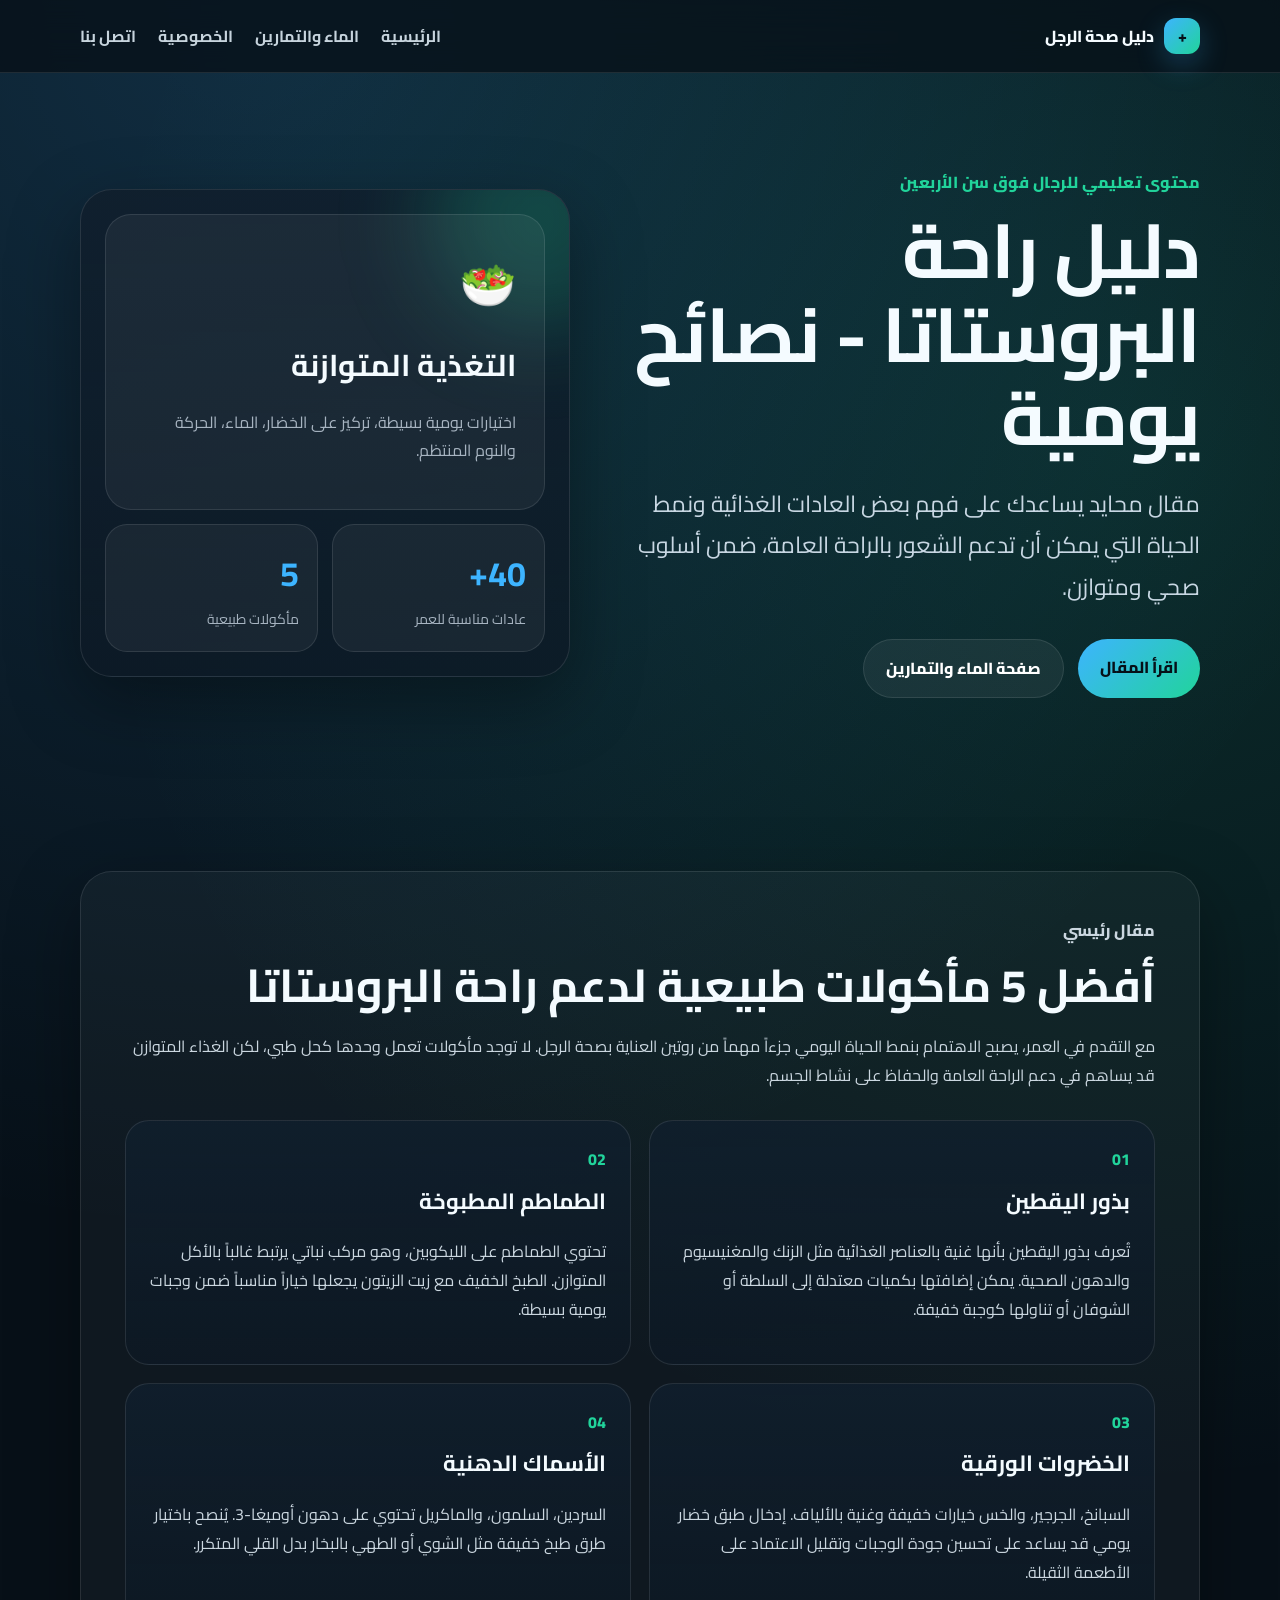
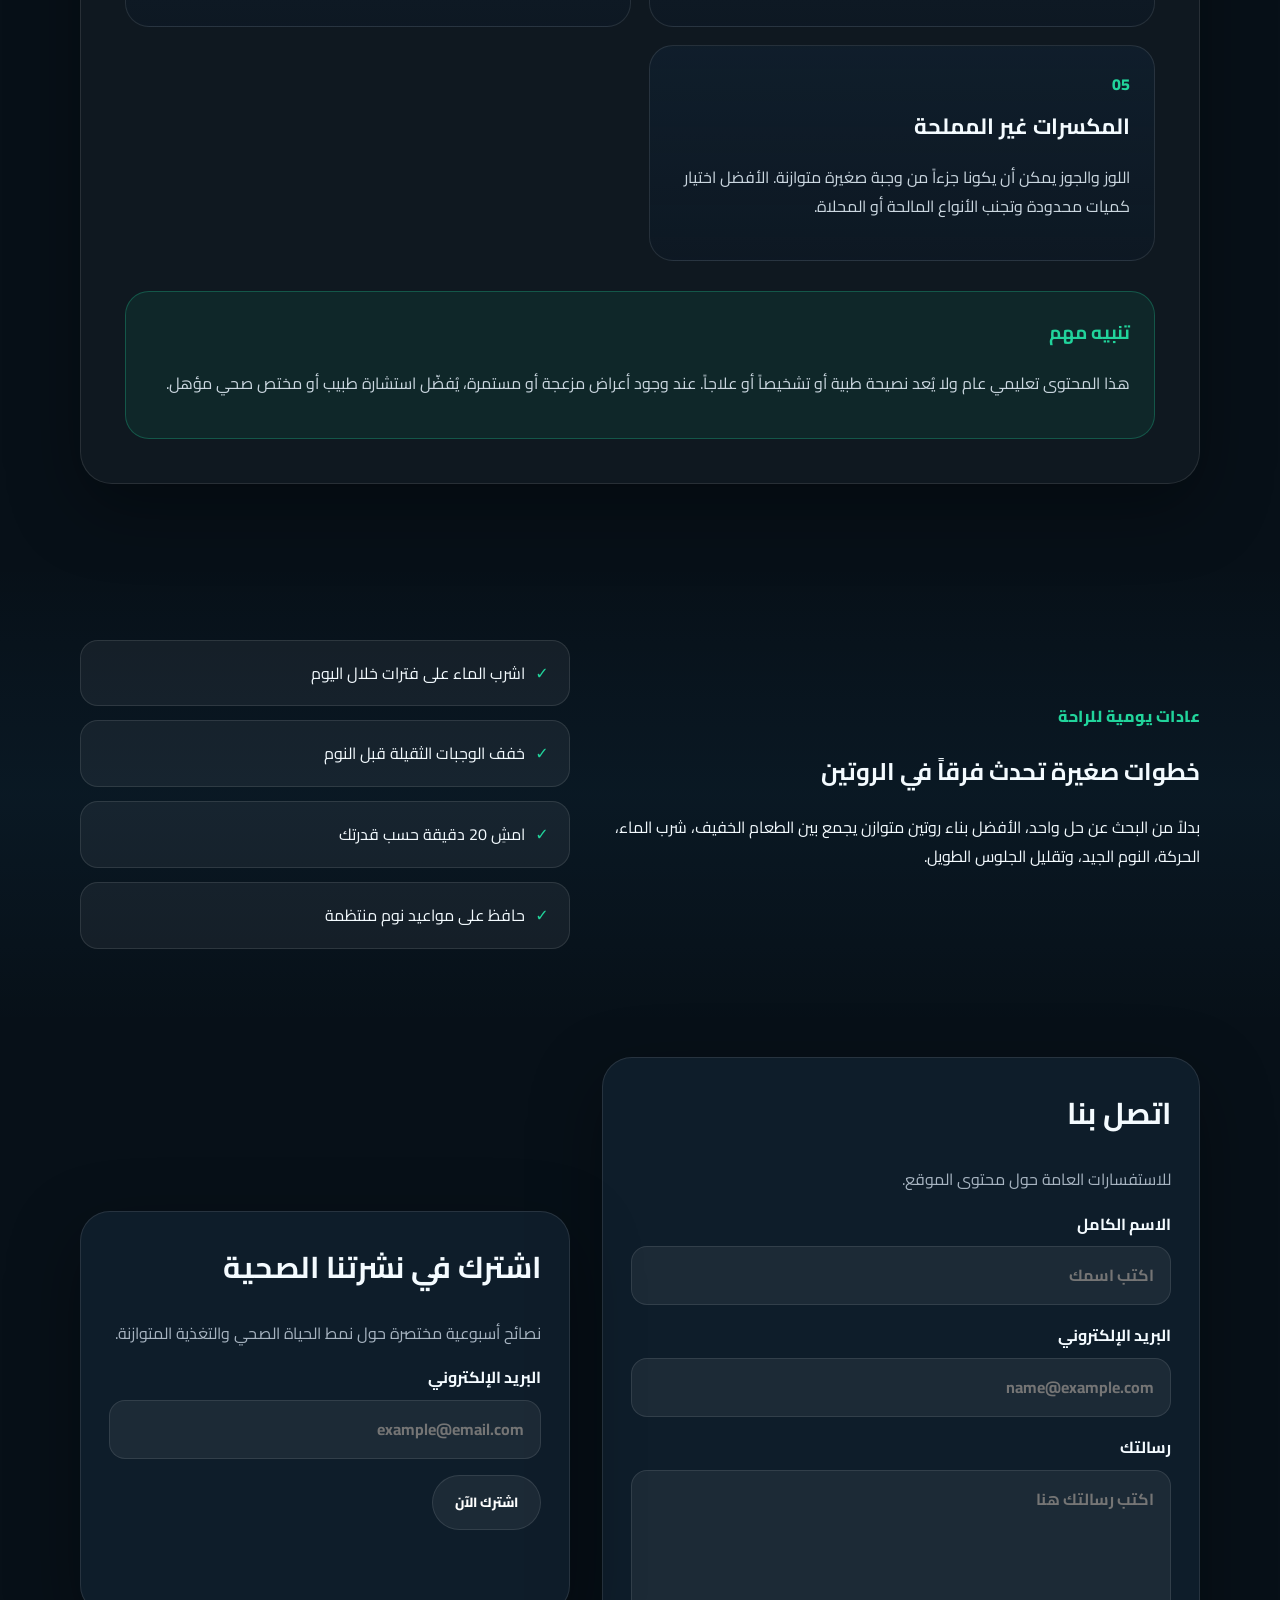
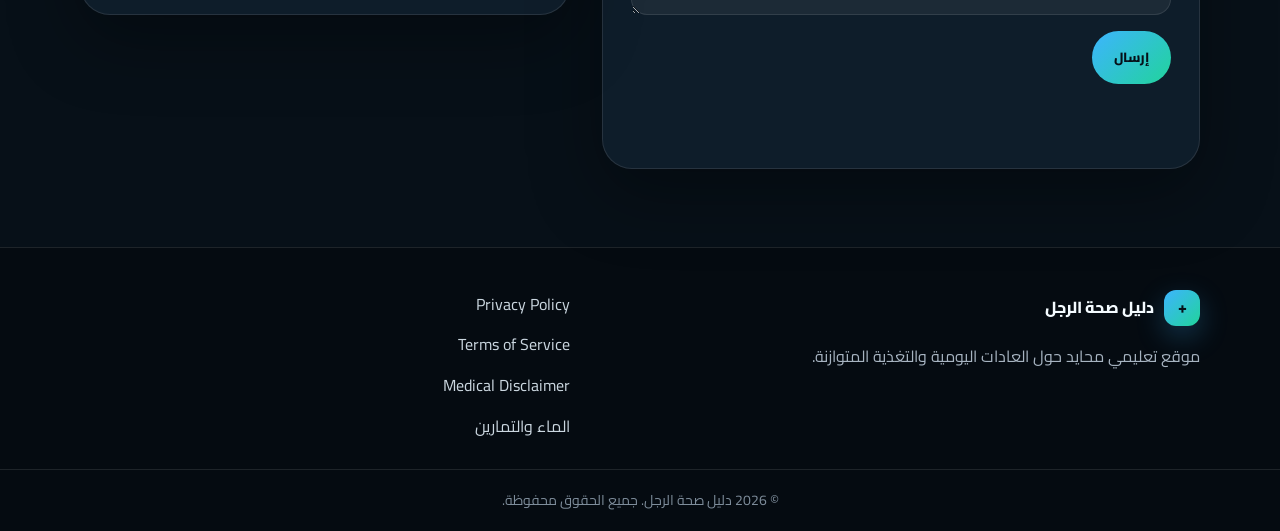
<file: index.html>
<!DOCTYPE html>
<html lang="ar" dir="rtl">
<head>
  <meta charset="UTF-8" />
  <meta name="viewport" content="width=device-width, initial-scale=1.0" />
  <title>دليل راحة البروستاتا - نصائح يومية</title>
  <meta name="description" content="مقالات تعليمية آمنة حول صحة الرجل، التغذية المتوازنة، نمط الحياة الصحي، والعادات اليومية للراحة للرجال فوق سن الأربعين." />
  <meta name="keywords" content="صحة الرجل، التغذية المتوازنة، نمط الحياة الصحي، العادات اليومية للراحة، راحة البروستاتا" />
  <meta name="robots" content="index, follow" />
  <meta property="og:title" content="دليل راحة البروستاتا - نصائح يومية" />
  <meta property="og:description" content="نصائح تعليمية محايدة حول التغذية والعادات اليومية ونمط الحياة للرجال فوق سن الأربعين." />
  <meta property="og:type" content="website" />
  <link rel="preconnect" href="https://fonts.googleapis.com">
  <link rel="preconnect" href="https://fonts.gstatic.com" crossorigin>
  <link href="https://fonts.googleapis.com/css2?family=Cairo:wght@400;600;700;800&display=swap" rel="stylesheet">
  <link rel="stylesheet" href="assets/css/styles.css" />
</head>
<body>
  <header class="site-header">
    <nav class="nav container">
      <a class="logo" href="index.html" aria-label="الصفحة الرئيسية">
        <span class="logo-mark">+</span>
        <span>دليل صحة الرجل</span>
      </a>
      <button class="menu-toggle" aria-label="فتح القائمة" aria-expanded="false">☰</button>
      <div class="nav-links">
        <a href="index.html">الرئيسية</a>
        <a href="water-exercise.html">الماء والتمارين</a>
        <a href="privacy.html">الخصوصية</a>
        <a href="#contact">اتصل بنا</a>
      </div>
    </nav>
  </header>

  <main>
    <section class="hero section-pad">
      <div class="container hero-grid">
        <div class="hero-copy reveal">
          <p class="eyebrow">محتوى تعليمي للرجال فوق سن الأربعين</p>
          <h1>دليل راحة البروستاتا - نصائح يومية</h1>
          <p class="lead">مقال محايد يساعدك على فهم بعض العادات الغذائية ونمط الحياة التي يمكن أن تدعم الشعور بالراحة العامة، ضمن أسلوب صحي ومتوازن.</p>
          <div class="hero-actions">
            <a class="btn primary" href="#article">اقرأ المقال</a>
            <a class="btn ghost" href="water-exercise.html">صفحة الماء والتمارين</a>
          </div>
        </div>
        <div class="hero-card reveal delay-1" aria-label="بطاقة نصائح يومية">
          <div class="stat-card">
            <span class="stat-icon">🥗</span>
            <h2>التغذية المتوازنة</h2>
            <p>اختيارات يومية بسيطة، تركيز على الخضار، الماء، الحركة والنوم المنتظم.</p>
          </div>
          <div class="mini-grid">
            <div><strong>40+</strong><span>عادات مناسبة للعمر</span></div>
            <div><strong>5</strong><span>مأكولات طبيعية</span></div>
          </div>
        </div>
      </div>
    </section>

    <section id="article" class="section-pad article-wrap">
      <article class="container article reveal">
        <p class="eyebrow">مقال رئيسي</p>
        <h2>أفضل 5 مأكولات طبيعية لدعم راحة البروستاتا</h2>
        <p>مع التقدم في العمر، يصبح الاهتمام بنمط الحياة اليومي جزءاً مهماً من روتين العناية بصحة الرجل. لا توجد مأكولات تعمل وحدها كحل طبي، لكن الغذاء المتوازن قد يساهم في دعم الراحة العامة والحفاظ على نشاط الجسم.</p>

        <div class="food-list">
          <section class="food-card reveal">
            <span>01</span>
            <h3>بذور اليقطين</h3>
            <p>تُعرف بذور اليقطين بأنها غنية بالعناصر الغذائية مثل الزنك والمغنيسيوم والدهون الصحية. يمكن إضافتها بكميات معتدلة إلى السلطة أو الشوفان أو تناولها كوجبة خفيفة.</p>
          </section>
          <section class="food-card reveal">
            <span>02</span>
            <h3>الطماطم المطبوخة</h3>
            <p>تحتوي الطماطم على الليكوبين، وهو مركب نباتي يرتبط غالباً بالأكل المتوازن. الطبخ الخفيف مع زيت الزيتون يجعلها خياراً مناسباً ضمن وجبات يومية بسيطة.</p>
          </section>
          <section class="food-card reveal">
            <span>03</span>
            <h3>الخضروات الورقية</h3>
            <p>السبانخ، الجرجير، والخس خيارات خفيفة وغنية بالألياف. إدخال طبق خضار يومي قد يساعد على تحسين جودة الوجبات وتقليل الاعتماد على الأطعمة الثقيلة.</p>
          </section>
          <section class="food-card reveal">
            <span>04</span>
            <h3>الأسماك الدهنية</h3>
            <p>السردين، السلمون، والماكريل تحتوي على دهون أوميغا-3. يُنصح باختيار طرق طبخ خفيفة مثل الشوي أو الطهي بالبخار بدل القلي المتكرر.</p>
          </section>
          <section class="food-card reveal">
            <span>05</span>
            <h3>المكسرات غير المملحة</h3>
            <p>اللوز والجوز يمكن أن يكونا جزءاً من وجبة صغيرة متوازنة. الأفضل اختيار كميات محدودة وتجنب الأنواع المالحة أو المحلاة.</p>
          </section>
        </div>

        <div class="notice-box reveal">
          <h3>تنبيه مهم</h3>
          <p>هذا المحتوى تعليمي عام ولا يُعد نصيحة طبية أو تشخيصاً أو علاجاً. عند وجود أعراض مزعجة أو مستمرة، يُفضّل استشارة طبيب أو مختص صحي مؤهل.</p>
        </div>
      </article>
    </section>

    <section class="section-pad tips-section">
      <div class="container two-col">
        <div class="reveal">
          <p class="eyebrow">عادات يومية للراحة</p>
          <h2>خطوات صغيرة تحدث فرقاً في الروتين</h2>
          <p>بدلاً من البحث عن حل واحد، الأفضل بناء روتين متوازن يجمع بين الطعام الخفيف، شرب الماء، الحركة، النوم الجيد، وتقليل الجلوس الطويل.</p>
        </div>
        <div class="checklist reveal delay-1">
          <div>اشرب الماء على فترات خلال اليوم</div>
          <div>خفف الوجبات الثقيلة قبل النوم</div>
          <div>امشِ 20 دقيقة حسب قدرتك</div>
          <div>حافظ على مواعيد نوم منتظمة</div>
        </div>
      </div>
    </section>

    <section id="contact" class="section-pad forms-section">
      <div class="container form-grid">
        <form class="form-card reveal" data-form="contact">
          <h2>اتصل بنا</h2>
          <p>للاستفسارات العامة حول محتوى الموقع.</p>
          <label>الاسم الكامل<input type="text" name="name" required placeholder="اكتب اسمك" /></label>
          <label>البريد الإلكتروني<input type="email" name="email" required placeholder="name@example.com" /></label>
          <label>رسالتك<textarea name="message" rows="4" required placeholder="اكتب رسالتك هنا"></textarea></label>
          <button class="btn primary" type="submit">إرسال</button>
          <p class="form-note" aria-live="polite"></p>
        </form>

        <form class="form-card newsletter reveal delay-1" data-form="newsletter">
          <h2>اشترك في نشرتنا الصحية</h2>
          <p>نصائح أسبوعية مختصرة حول نمط الحياة الصحي والتغذية المتوازنة.</p>
          <label>البريد الإلكتروني<input type="email" name="newsletter_email" required placeholder="example@email.com" /></label>
          <button class="btn ghost" type="submit">اشترك الآن</button>
          <p class="form-note" aria-live="polite"></p>
        </form>
      </div>
    </section>
  </main>

  <footer class="footer">
    <div class="container footer-grid">
      <div>
        <a class="logo" href="index.html"><span class="logo-mark">+</span><span>دليل صحة الرجل</span></a>
        <p>موقع تعليمي محايد حول العادات اليومية والتغذية المتوازنة.</p>
      </div>
      <div class="footer-links">
        <a href="privacy.html">Privacy Policy</a>
        <a href="terms.html">Terms of Service</a>
        <a href="medical-disclaimer.html">Medical Disclaimer</a>
        <a href="water-exercise.html">الماء والتمارين</a>
      </div>
    </div>
    <div class="copyright">© 2026 دليل صحة الرجل. جميع الحقوق محفوظة.</div>
  </footer>

  <script src="assets/js/app.js"></script>
</body>
</html>
</file>
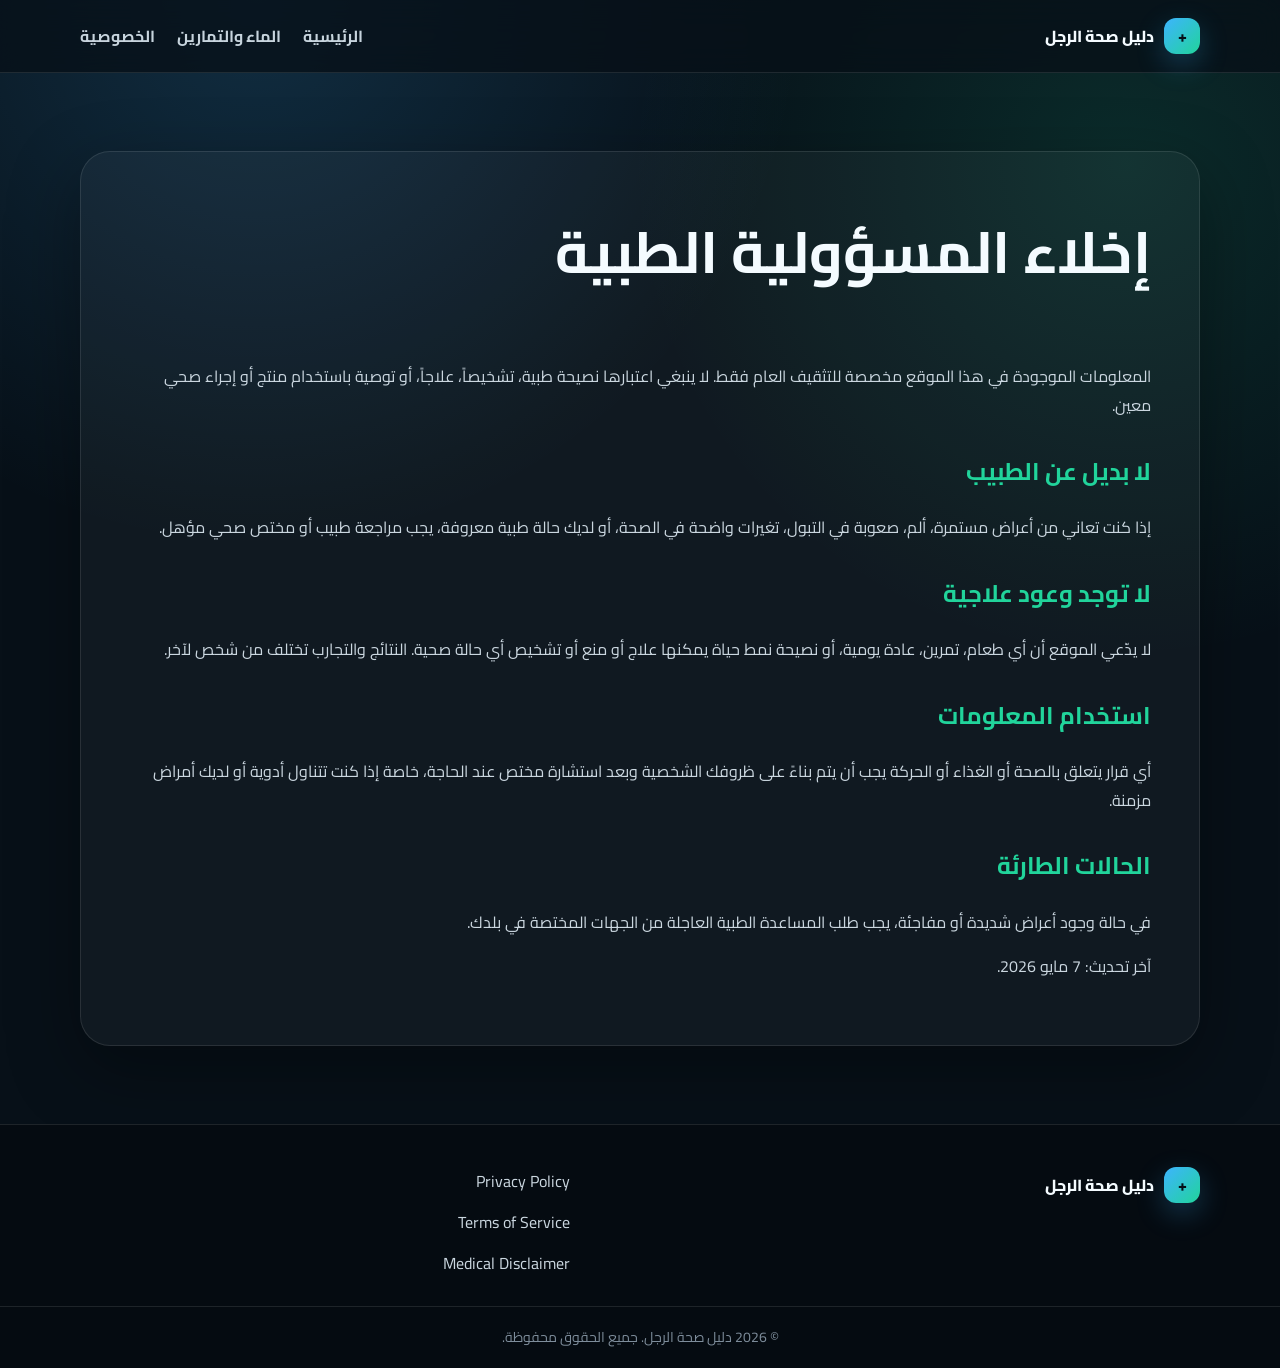
<file: medical-disclaimer.html>
<!DOCTYPE html>
<html lang="ar" dir="rtl">
<head><meta charset="UTF-8"><meta name="viewport" content="width=device-width, initial-scale=1.0"><title>إخلاء المسؤولية الطبية | دليل راحة البروستاتا - نصائح يومية</title><meta name="description" content="إخلاء مسؤولية طبي لموقع تعليمي عن صحة الرجل ونمط الحياة الصحي."><meta name="keywords" content="صحة الرجل، التغذية المتوازنة، نمط الحياة الصحي، العادات اليومية للراحة"><link rel="preconnect" href="https://fonts.googleapis.com"><link rel="preconnect" href="https://fonts.gstatic.com" crossorigin><link href="https://fonts.googleapis.com/css2?family=Cairo:wght@400;600;700;800&display=swap" rel="stylesheet"><link rel="stylesheet" href="assets/css/styles.css"></head>
<body><header class="site-header"><nav class="nav container"><a class="logo" href="index.html"><span class="logo-mark">+</span><span>دليل صحة الرجل</span></a><button class="menu-toggle" aria-label="فتح القائمة" aria-expanded="false">☰</button><div class="nav-links"><a href="index.html">الرئيسية</a><a href="water-exercise.html">الماء والتمارين</a><a href="privacy.html">الخصوصية</a></div></nav></header><main><section class="section-pad"><article class="container legal reveal"><h1>إخلاء المسؤولية الطبية</h1><p>المعلومات الموجودة في هذا الموقع مخصصة للتثقيف العام فقط. لا ينبغي اعتبارها نصيحة طبية، تشخيصاً، علاجاً، أو توصية باستخدام منتج أو إجراء صحي معين.</p><h2>لا بديل عن الطبيب</h2><p>إذا كنت تعاني من أعراض مستمرة، ألم، صعوبة في التبول، تغيرات واضحة في الصحة، أو لديك حالة طبية معروفة، يجب مراجعة طبيب أو مختص صحي مؤهل.</p><h2>لا توجد وعود علاجية</h2><p>لا يدّعي الموقع أن أي طعام، تمرين، عادة يومية، أو نصيحة نمط حياة يمكنها علاج أو منع أو تشخيص أي حالة صحية. النتائج والتجارب تختلف من شخص لآخر.</p><h2>استخدام المعلومات</h2><p>أي قرار يتعلق بالصحة أو الغذاء أو الحركة يجب أن يتم بناءً على ظروفك الشخصية وبعد استشارة مختص عند الحاجة، خاصة إذا كنت تتناول أدوية أو لديك أمراض مزمنة.</p><h2>الحالات الطارئة</h2><p>في حالة وجود أعراض شديدة أو مفاجئة، يجب طلب المساعدة الطبية العاجلة من الجهات المختصة في بلدك.</p><p>آخر تحديث: 7 مايو 2026.</p></article></section></main><footer class="footer"><div class="container footer-grid"><div><a class="logo" href="index.html"><span class="logo-mark">+</span><span>دليل صحة الرجل</span></a></div><div class="footer-links"><a href="privacy.html">Privacy Policy</a><a href="terms.html">Terms of Service</a><a href="medical-disclaimer.html">Medical Disclaimer</a></div></div><div class="copyright">© 2026 دليل صحة الرجل. جميع الحقوق محفوظة.</div></footer><script src="assets/js/app.js"></script></body></html>
</file>
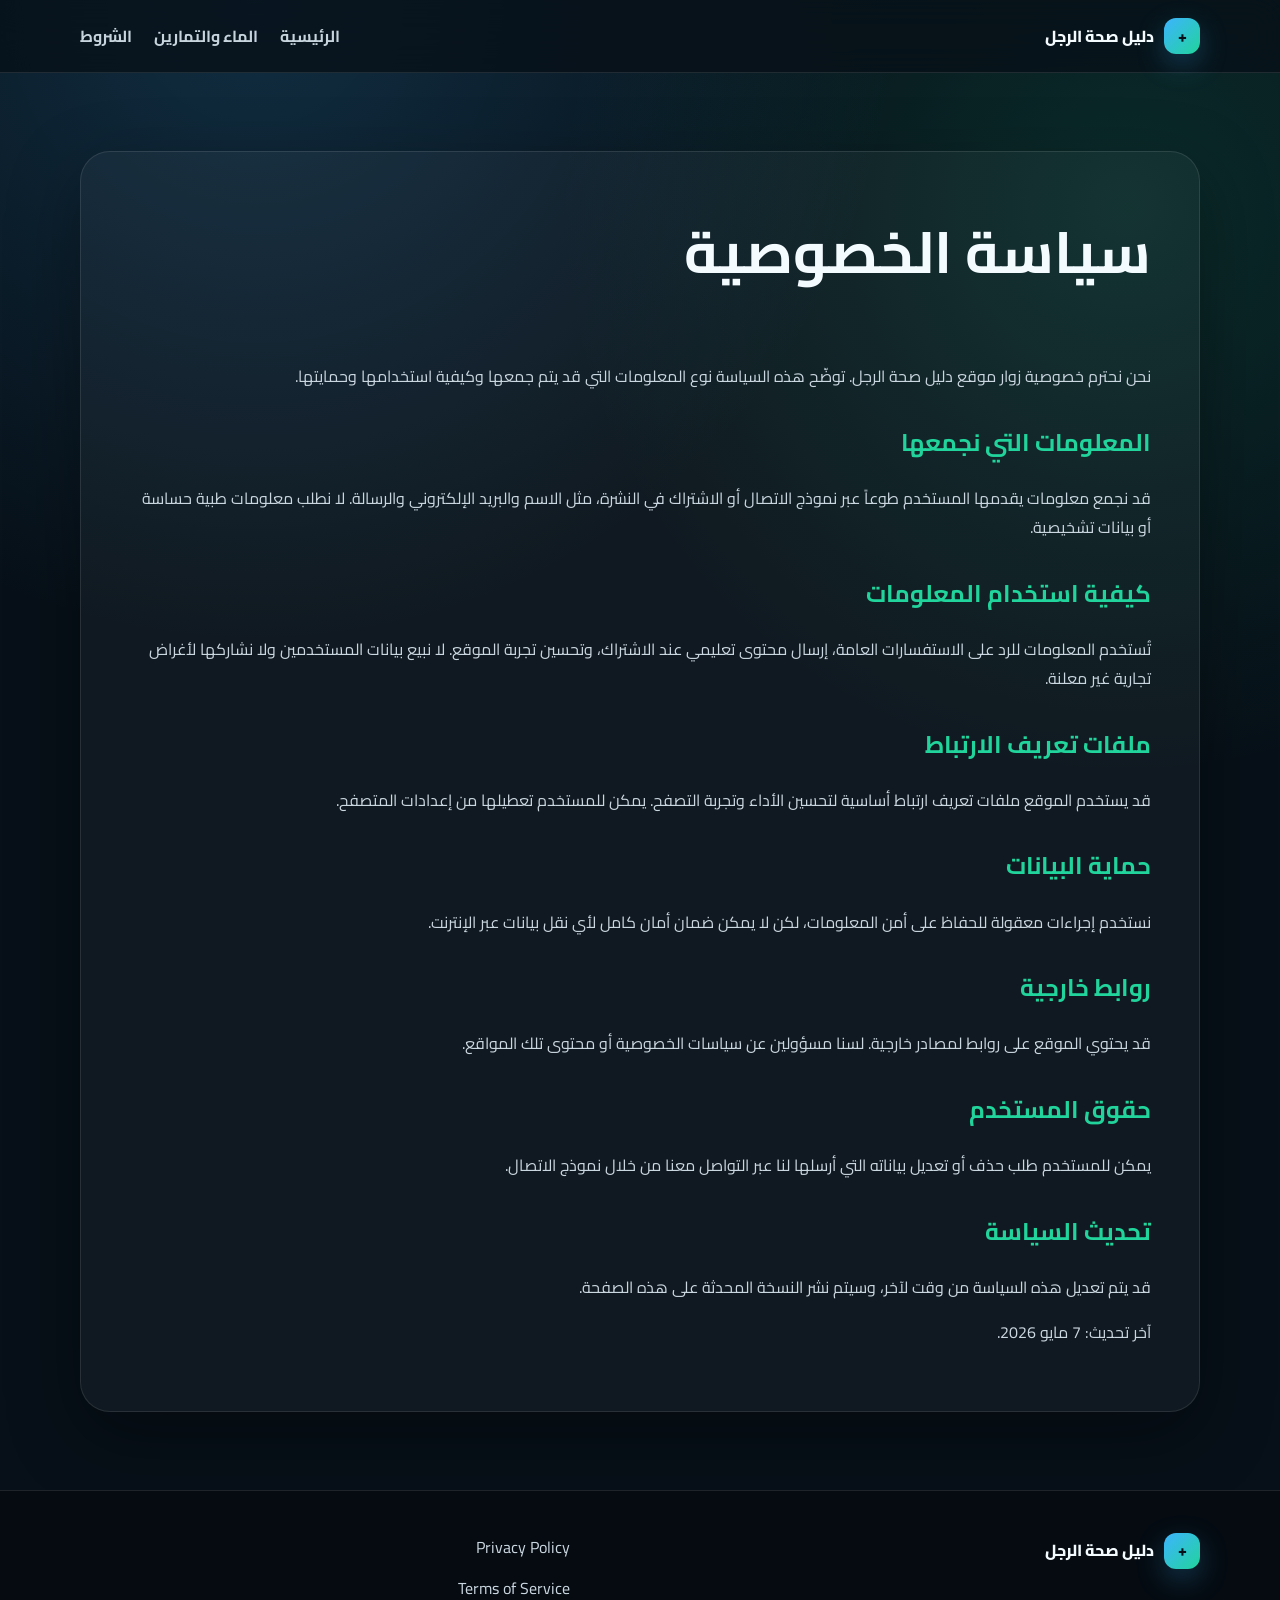
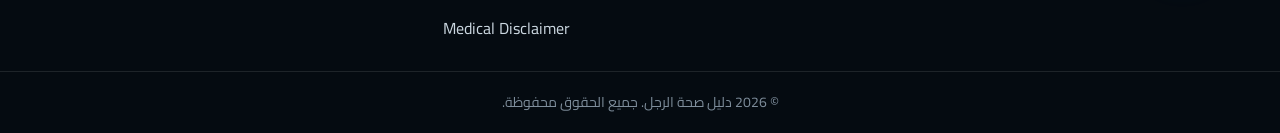
<file: privacy.html>
<!DOCTYPE html>
<html lang="ar" dir="rtl">
<head><meta charset="UTF-8"><meta name="viewport" content="width=device-width, initial-scale=1.0"><title>سياسة الخصوصية | دليل راحة البروستاتا - نصائح يومية</title><meta name="description" content="سياسة الخصوصية لموقع تعليمي حول صحة الرجل ونمط الحياة الصحي."><meta name="keywords" content="صحة الرجل، التغذية المتوازنة، نمط الحياة الصحي، العادات اليومية للراحة"><link rel="preconnect" href="https://fonts.googleapis.com"><link rel="preconnect" href="https://fonts.gstatic.com" crossorigin><link href="https://fonts.googleapis.com/css2?family=Cairo:wght@400;600;700;800&display=swap" rel="stylesheet"><link rel="stylesheet" href="assets/css/styles.css"></head>
<body><header class="site-header"><nav class="nav container"><a class="logo" href="index.html"><span class="logo-mark">+</span><span>دليل صحة الرجل</span></a><button class="menu-toggle" aria-label="فتح القائمة" aria-expanded="false">☰</button><div class="nav-links"><a href="index.html">الرئيسية</a><a href="water-exercise.html">الماء والتمارين</a><a href="terms.html">الشروط</a></div></nav></header><main><section class="section-pad"><article class="container legal reveal"><h1>سياسة الخصوصية</h1><p>نحن نحترم خصوصية زوار موقع دليل صحة الرجل. توضّح هذه السياسة نوع المعلومات التي قد يتم جمعها وكيفية استخدامها وحمايتها.</p><h2>المعلومات التي نجمعها</h2><p>قد نجمع معلومات يقدمها المستخدم طوعاً عبر نموذج الاتصال أو الاشتراك في النشرة، مثل الاسم والبريد الإلكتروني والرسالة. لا نطلب معلومات طبية حساسة أو بيانات تشخيصية.</p><h2>كيفية استخدام المعلومات</h2><p>تُستخدم المعلومات للرد على الاستفسارات العامة، إرسال محتوى تعليمي عند الاشتراك، وتحسين تجربة الموقع. لا نبيع بيانات المستخدمين ولا نشاركها لأغراض تجارية غير معلنة.</p><h2>ملفات تعريف الارتباط</h2><p>قد يستخدم الموقع ملفات تعريف ارتباط أساسية لتحسين الأداء وتجربة التصفح. يمكن للمستخدم تعطيلها من إعدادات المتصفح.</p><h2>حماية البيانات</h2><p>نستخدم إجراءات معقولة للحفاظ على أمن المعلومات، لكن لا يمكن ضمان أمان كامل لأي نقل بيانات عبر الإنترنت.</p><h2>روابط خارجية</h2><p>قد يحتوي الموقع على روابط لمصادر خارجية. لسنا مسؤولين عن سياسات الخصوصية أو محتوى تلك المواقع.</p><h2>حقوق المستخدم</h2><p>يمكن للمستخدم طلب حذف أو تعديل بياناته التي أرسلها لنا عبر التواصل معنا من خلال نموذج الاتصال.</p><h2>تحديث السياسة</h2><p>قد يتم تعديل هذه السياسة من وقت لآخر، وسيتم نشر النسخة المحدثة على هذه الصفحة.</p><p>آخر تحديث: 7 مايو 2026.</p></article></section></main><footer class="footer"><div class="container footer-grid"><div><a class="logo" href="index.html"><span class="logo-mark">+</span><span>دليل صحة الرجل</span></a></div><div class="footer-links"><a href="privacy.html">Privacy Policy</a><a href="terms.html">Terms of Service</a><a href="medical-disclaimer.html">Medical Disclaimer</a></div></div><div class="copyright">© 2026 دليل صحة الرجل. جميع الحقوق محفوظة.</div></footer><script src="assets/js/app.js"></script></body></html>
</file>
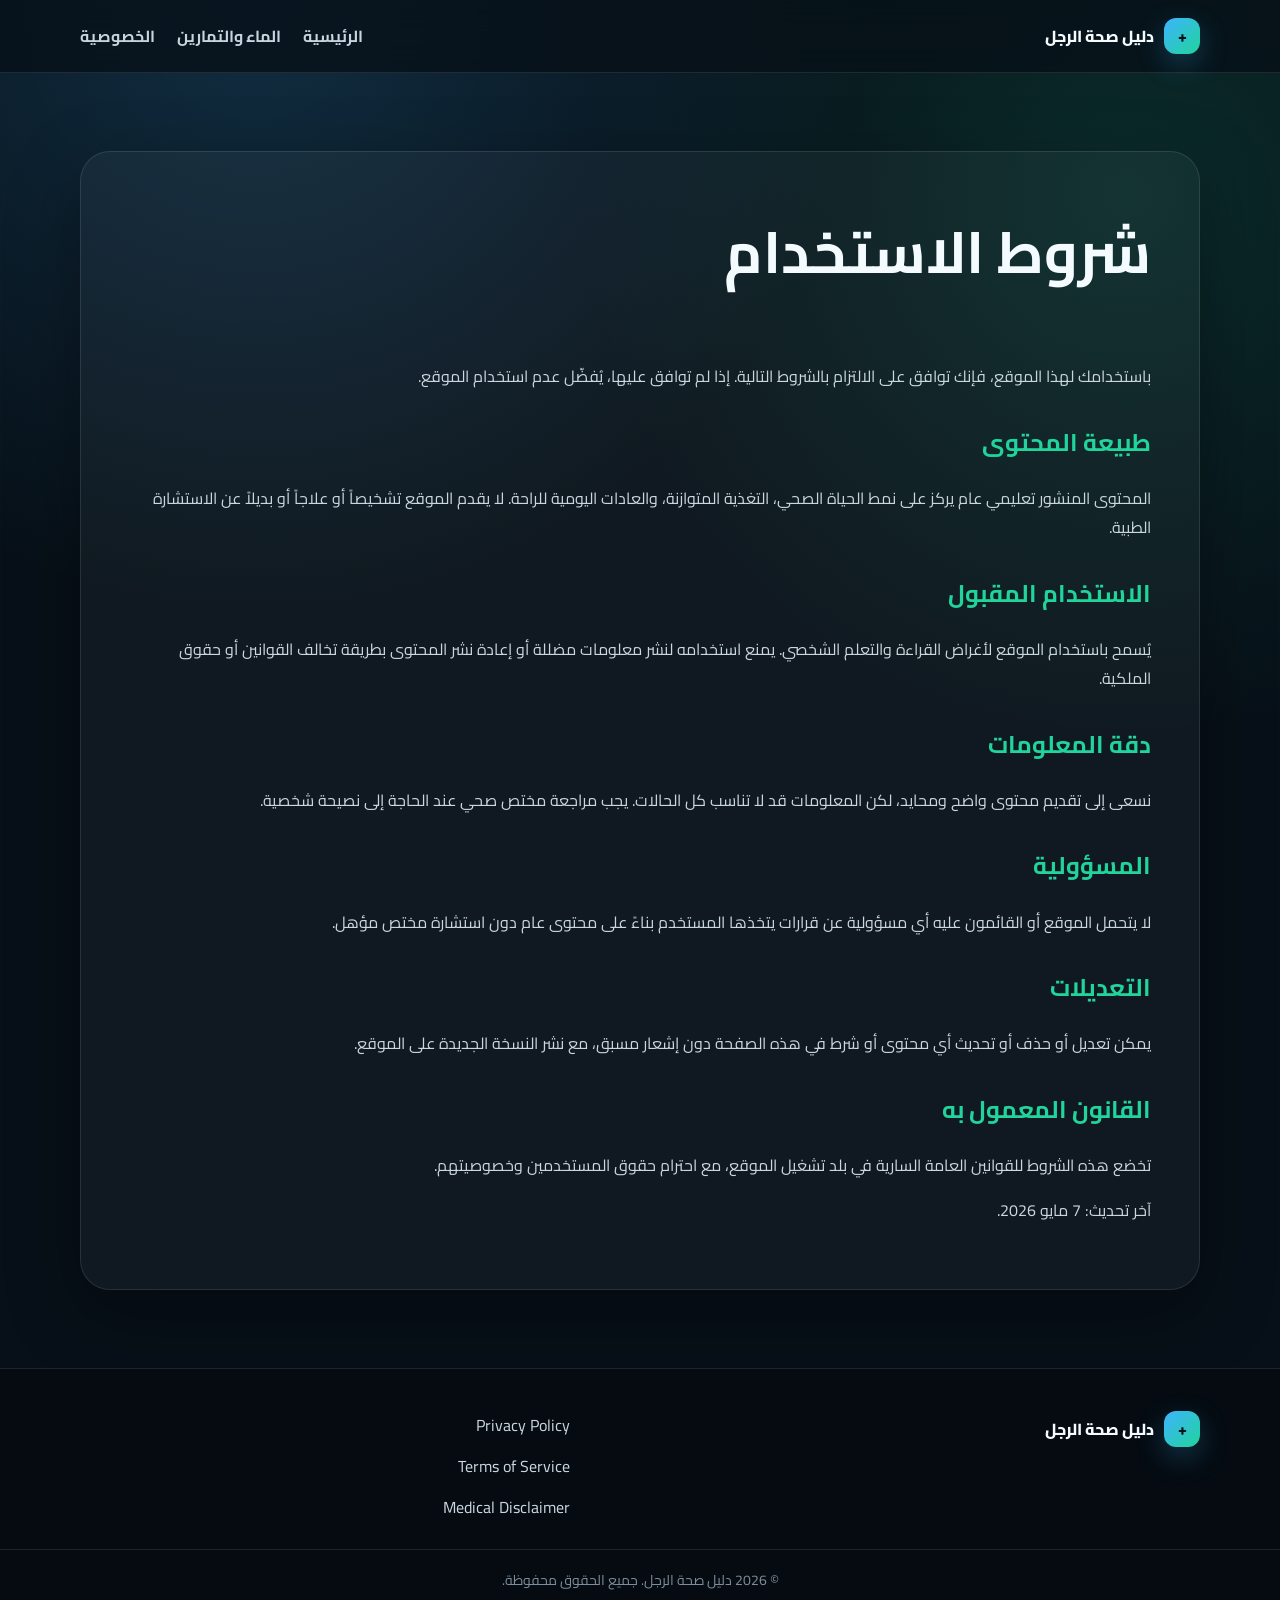
<file: terms.html>
<!DOCTYPE html>
<html lang="ar" dir="rtl">
<head><meta charset="UTF-8"><meta name="viewport" content="width=device-width, initial-scale=1.0"><title>شروط الاستخدام | دليل راحة البروستاتا - نصائح يومية</title><meta name="description" content="شروط استخدام موقع تعليمي حول صحة الرجل والتغذية المتوازنة ونمط الحياة الصحي."><meta name="keywords" content="صحة الرجل، التغذية المتوازنة، نمط الحياة الصحي، العادات اليومية للراحة"><link rel="preconnect" href="https://fonts.googleapis.com"><link rel="preconnect" href="https://fonts.gstatic.com" crossorigin><link href="https://fonts.googleapis.com/css2?family=Cairo:wght@400;600;700;800&display=swap" rel="stylesheet"><link rel="stylesheet" href="assets/css/styles.css"></head>
<body><header class="site-header"><nav class="nav container"><a class="logo" href="index.html"><span class="logo-mark">+</span><span>دليل صحة الرجل</span></a><button class="menu-toggle" aria-label="فتح القائمة" aria-expanded="false">☰</button><div class="nav-links"><a href="index.html">الرئيسية</a><a href="water-exercise.html">الماء والتمارين</a><a href="privacy.html">الخصوصية</a></div></nav></header><main><section class="section-pad"><article class="container legal reveal"><h1>شروط الاستخدام</h1><p>باستخدامك لهذا الموقع، فإنك توافق على الالتزام بالشروط التالية. إذا لم توافق عليها، يُفضّل عدم استخدام الموقع.</p><h2>طبيعة المحتوى</h2><p>المحتوى المنشور تعليمي عام يركز على نمط الحياة الصحي، التغذية المتوازنة، والعادات اليومية للراحة. لا يقدم الموقع تشخيصاً أو علاجاً أو بديلاً عن الاستشارة الطبية.</p><h2>الاستخدام المقبول</h2><p>يُسمح باستخدام الموقع لأغراض القراءة والتعلم الشخصي. يمنع استخدامه لنشر معلومات مضللة أو إعادة نشر المحتوى بطريقة تخالف القوانين أو حقوق الملكية.</p><h2>دقة المعلومات</h2><p>نسعى إلى تقديم محتوى واضح ومحايد، لكن المعلومات قد لا تناسب كل الحالات. يجب مراجعة مختص صحي عند الحاجة إلى نصيحة شخصية.</p><h2>المسؤولية</h2><p>لا يتحمل الموقع أو القائمون عليه أي مسؤولية عن قرارات يتخذها المستخدم بناءً على محتوى عام دون استشارة مختص مؤهل.</p><h2>التعديلات</h2><p>يمكن تعديل أو حذف أو تحديث أي محتوى أو شرط في هذه الصفحة دون إشعار مسبق، مع نشر النسخة الجديدة على الموقع.</p><h2>القانون المعمول به</h2><p>تخضع هذه الشروط للقوانين العامة السارية في بلد تشغيل الموقع، مع احترام حقوق المستخدمين وخصوصيتهم.</p><p>آخر تحديث: 7 مايو 2026.</p></article></section></main><footer class="footer"><div class="container footer-grid"><div><a class="logo" href="index.html"><span class="logo-mark">+</span><span>دليل صحة الرجل</span></a></div><div class="footer-links"><a href="privacy.html">Privacy Policy</a><a href="terms.html">Terms of Service</a><a href="medical-disclaimer.html">Medical Disclaimer</a></div></div><div class="copyright">© 2026 دليل صحة الرجل. جميع الحقوق محفوظة.</div></footer><script src="assets/js/app.js"></script></body></html>
</file>
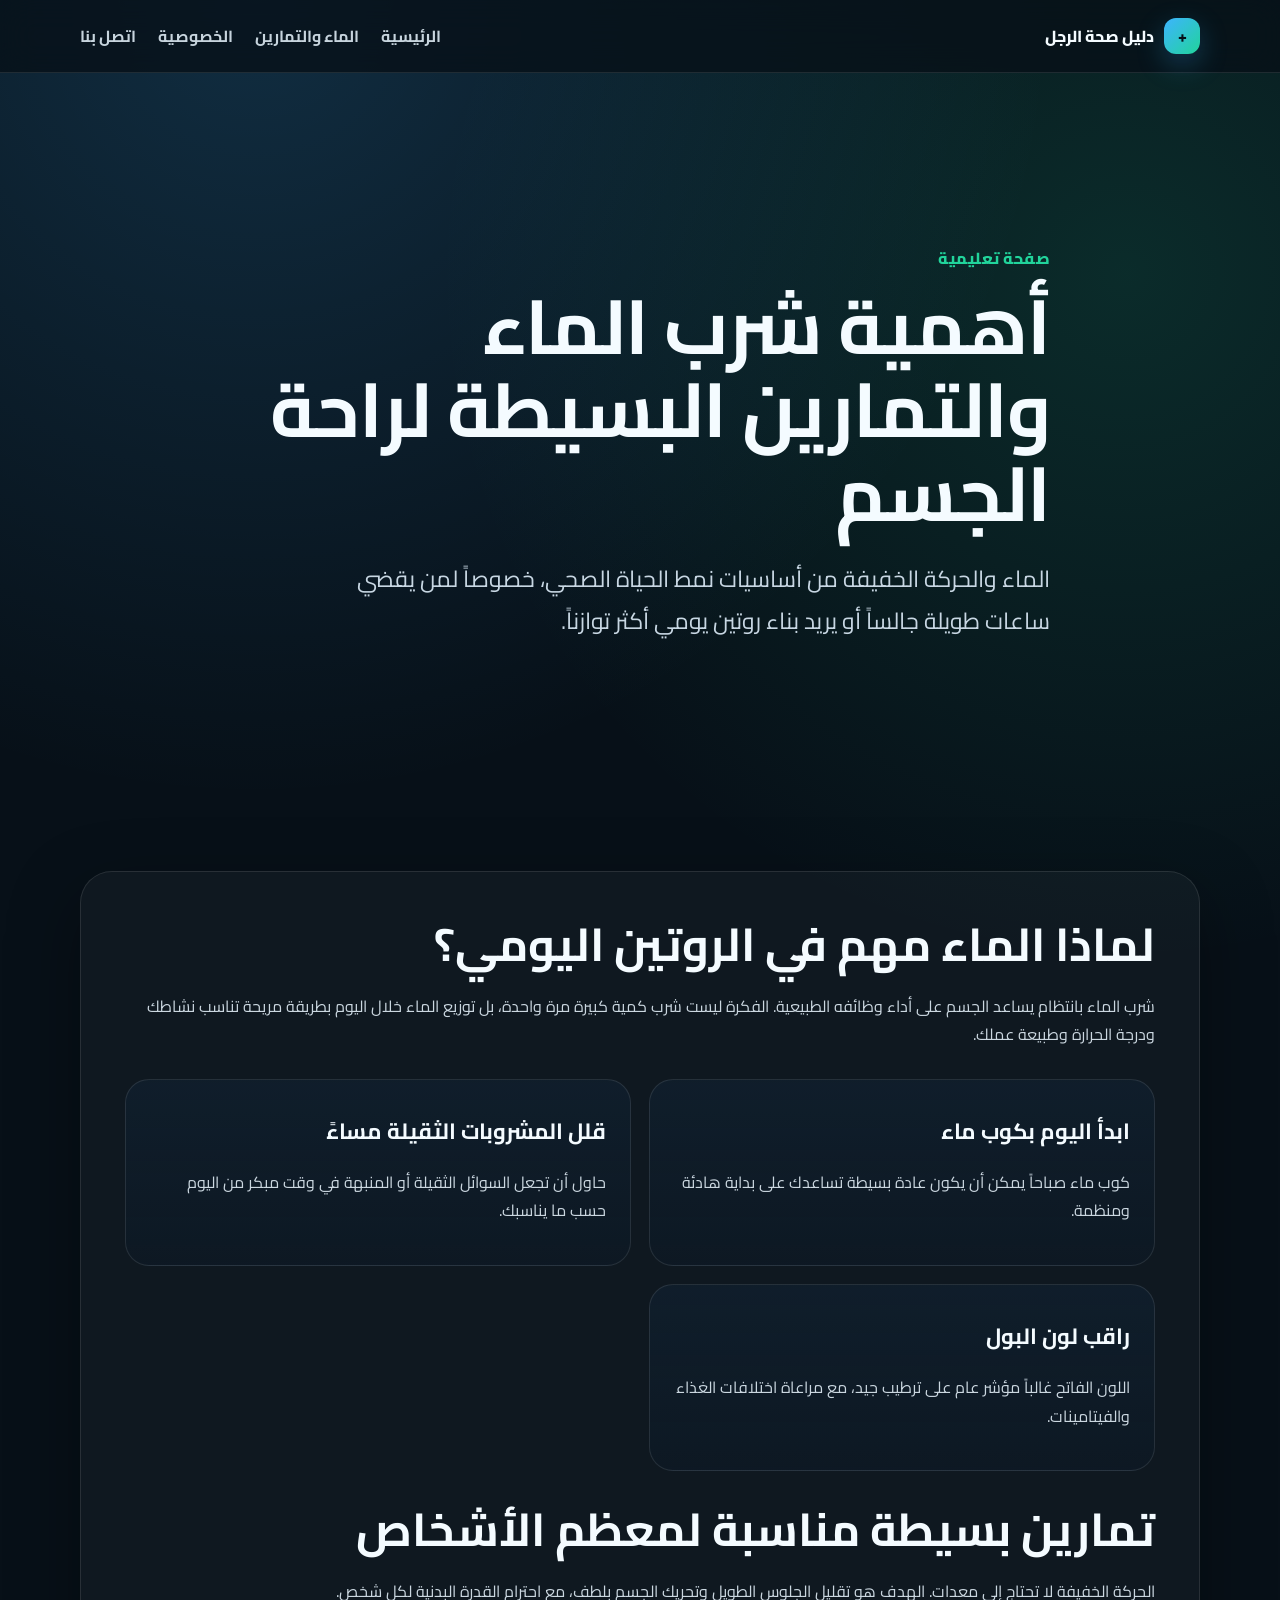
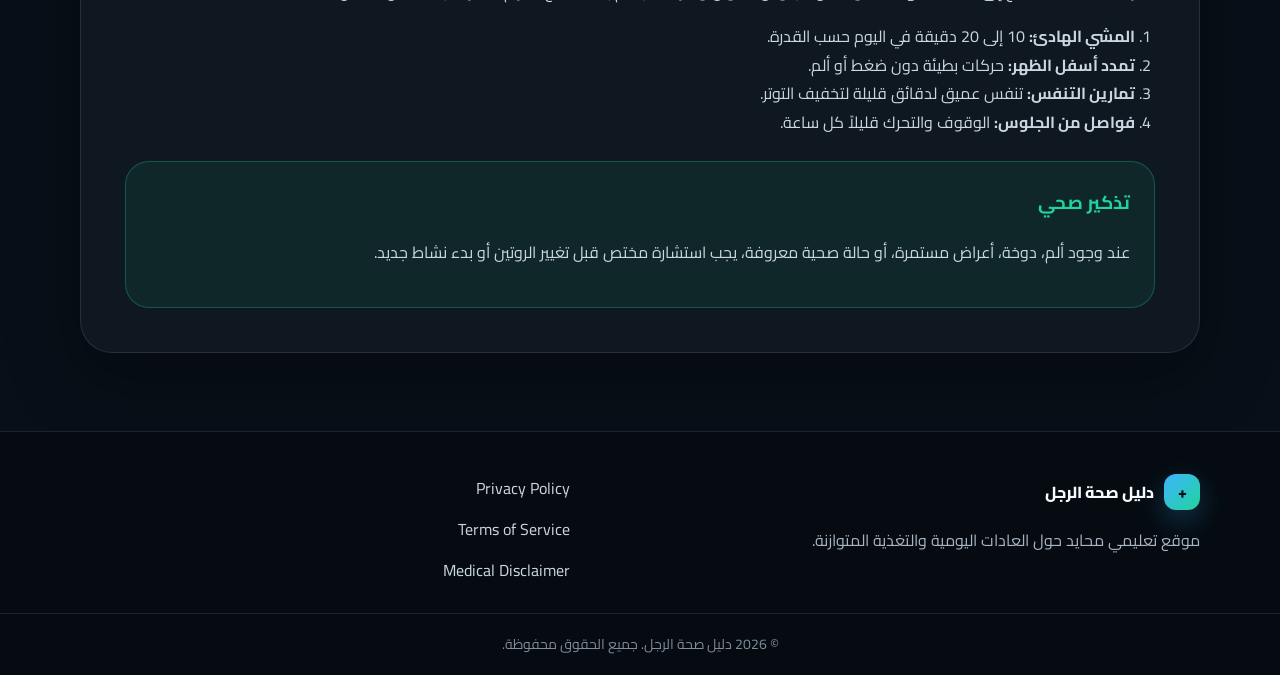
<file: water-exercise.html>
<!DOCTYPE html>
<html lang="ar" dir="rtl">
<head>
  <meta charset="UTF-8" />
  <meta name="viewport" content="width=device-width, initial-scale=1.0" />
  <title>دليل راحة البروستاتا - نصائح يومية | الماء والتمارين</title>
  <meta name="description" content="صفحة تعليمية عن أهمية شرب الماء والتمارين البسيطة ضمن نمط الحياة الصحي والعادات اليومية للراحة." />
  <meta name="keywords" content="صحة الرجل، التغذية المتوازنة، نمط الحياة الصحي، العادات اليومية للراحة" />
  <link rel="preconnect" href="https://fonts.googleapis.com">
  <link rel="preconnect" href="https://fonts.gstatic.com" crossorigin>
  <link href="https://fonts.googleapis.com/css2?family=Cairo:wght@400;600;700;800&display=swap" rel="stylesheet">
  <link rel="stylesheet" href="assets/css/styles.css" />
</head>
<body>
<header class="site-header"><nav class="nav container"><a class="logo" href="index.html"><span class="logo-mark">+</span><span>دليل صحة الرجل</span></a><button class="menu-toggle" aria-label="فتح القائمة" aria-expanded="false">☰</button><div class="nav-links"><a href="index.html">الرئيسية</a><a href="water-exercise.html">الماء والتمارين</a><a href="privacy.html">الخصوصية</a><a href="index.html#contact">اتصل بنا</a></div></nav></header>
<main>
  <section class="hero page-hero section-pad"><div class="container narrow reveal"><p class="eyebrow">صفحة تعليمية</p><h1>أهمية شرب الماء والتمارين البسيطة لراحة الجسم</h1><p class="lead">الماء والحركة الخفيفة من أساسيات نمط الحياة الصحي، خصوصاً لمن يقضي ساعات طويلة جالساً أو يريد بناء روتين يومي أكثر توازناً.</p></div></section>
  <section class="section-pad"><article class="container article reveal"><h2>لماذا الماء مهم في الروتين اليومي؟</h2><p>شرب الماء بانتظام يساعد الجسم على أداء وظائفه الطبيعية. الفكرة ليست شرب كمية كبيرة مرة واحدة، بل توزيع الماء خلال اليوم بطريقة مريحة تناسب نشاطك ودرجة الحرارة وطبيعة عملك.</p><div class="info-grid"><div class="food-card"><h3>ابدأ اليوم بكوب ماء</h3><p>كوب ماء صباحاً يمكن أن يكون عادة بسيطة تساعدك على بداية هادئة ومنظمة.</p></div><div class="food-card"><h3>قلل المشروبات الثقيلة مساءً</h3><p>حاول أن تجعل السوائل الثقيلة أو المنبهة في وقت مبكر من اليوم حسب ما يناسبك.</p></div><div class="food-card"><h3>راقب لون البول</h3><p>اللون الفاتح غالباً مؤشر عام على ترطيب جيد، مع مراعاة اختلافات الغذاء والفيتامينات.</p></div></div><h2>تمارين بسيطة مناسبة لمعظم الأشخاص</h2><p>الحركة الخفيفة لا تحتاج إلى معدات. الهدف هو تقليل الجلوس الطويل وتحريك الجسم بلطف، مع احترام القدرة البدنية لكل شخص.</p><ol class="steps"><li><strong>المشي الهادئ:</strong> 10 إلى 20 دقيقة في اليوم حسب القدرة.</li><li><strong>تمدد أسفل الظهر:</strong> حركات بطيئة دون ضغط أو ألم.</li><li><strong>تمارين التنفس:</strong> تنفس عميق لدقائق قليلة لتخفيف التوتر.</li><li><strong>فواصل من الجلوس:</strong> الوقوف والتحرك قليلاً كل ساعة.</li></ol><div class="notice-box"><h3>تذكير صحي</h3><p>عند وجود ألم، دوخة، أعراض مستمرة، أو حالة صحية معروفة، يجب استشارة مختص قبل تغيير الروتين أو بدء نشاط جديد.</p></div></article></section>
</main>
<footer class="footer"><div class="container footer-grid"><div><a class="logo" href="index.html"><span class="logo-mark">+</span><span>دليل صحة الرجل</span></a><p>موقع تعليمي محايد حول العادات اليومية والتغذية المتوازنة.</p></div><div class="footer-links"><a href="privacy.html">Privacy Policy</a><a href="terms.html">Terms of Service</a><a href="medical-disclaimer.html">Medical Disclaimer</a></div></div><div class="copyright">© 2026 دليل صحة الرجل. جميع الحقوق محفوظة.</div></footer>
<script src="assets/js/app.js"></script>
</body>
</html>
</file>
<file: assets/css/styles.css>
:root{
  --bg:#071018;
  --bg-2:#0b1721;
  --card:#101f2d;
  --muted:#a7b4c1;
  --text:#f4fbff;
  --blue:#3db4ff;
  --green:#21d49b;
  --line:rgba(255,255,255,.1);
  --shadow:0 24px 70px rgba(0,0,0,.35);
  --radius:24px;
}
*{box-sizing:border-box}
html{scroll-behavior:smooth}
body{margin:0;font-family:'Cairo',system-ui,-apple-system,Segoe UI,sans-serif;background:radial-gradient(circle at 20% 0%,rgba(61,180,255,.18),transparent 32%),radial-gradient(circle at 88% 12%,rgba(33,212,155,.14),transparent 30%),var(--bg);color:var(--text);line-height:1.8}
a{color:inherit;text-decoration:none}
.container{width:min(1120px,92%);margin-inline:auto}.narrow{width:min(820px,92%)}
.site-header{position:sticky;top:0;z-index:50;background:rgba(7,16,24,.78);backdrop-filter:blur(16px);border-bottom:1px solid var(--line)}
.nav{display:flex;align-items:center;justify-content:space-between;min-height:72px}.logo{display:inline-flex;align-items:center;gap:10px;font-weight:800}.logo-mark{display:grid;place-items:center;width:36px;height:36px;border-radius:12px;background:linear-gradient(135deg,var(--blue),var(--green));color:#061018;box-shadow:0 10px 28px rgba(61,180,255,.25)}
.nav-links{display:flex;align-items:center;gap:22px;color:#dce9f2;font-weight:700}.nav-links a{opacity:.9}.nav-links a:hover{color:var(--green)}.menu-toggle{display:none;background:transparent;color:#fff;border:1px solid var(--line);border-radius:12px;font-size:24px;padding:5px 12px}
.section-pad{padding:78px 0}.hero{min-height:720px;display:flex;align-items:center}.hero-grid,.two-col,.form-grid,.footer-grid{display:grid;grid-template-columns:1.1fr .9fr;gap:32px;align-items:center}.eyebrow{color:var(--green);font-weight:800;letter-spacing:.5px;margin:0 0 12px}.hero h1,.page-hero h1{font-size:clamp(38px,8vw,76px);line-height:1.1;margin:0 0 22px;letter-spacing:-1px}.lead{font-size:clamp(18px,3vw,23px);color:#c8d7e3;max-width:720px}.hero-actions{display:flex;gap:14px;flex-wrap:wrap;margin-top:32px}.btn{border:0;border-radius:999px;padding:14px 22px;font-weight:800;cursor:pointer;font-family:inherit;display:inline-flex;justify-content:center;transition:.25s transform,.25s opacity}.btn:hover{transform:translateY(-2px)}.primary{background:linear-gradient(135deg,var(--blue),var(--green));color:#061018}.ghost{background:rgba(255,255,255,.06);color:#fff;border:1px solid var(--line)}
.hero-card{background:linear-gradient(180deg,rgba(16,31,45,.92),rgba(13,25,37,.78));border:1px solid var(--line);border-radius:32px;padding:24px;box-shadow:var(--shadow);position:relative;overflow:hidden}.hero-card:before{content:"";position:absolute;inset:-80px -80px auto auto;width:220px;height:220px;background:rgba(33,212,155,.22);filter:blur(45px);border-radius:50%}.stat-card{position:relative;border-radius:26px;background:rgba(255,255,255,.05);padding:28px;border:1px solid var(--line)}.stat-icon{font-size:46px}.stat-card h2{font-size:30px;margin:12px 0}.stat-card p{color:var(--muted)}.mini-grid{display:grid;grid-template-columns:1fr 1fr;gap:14px;margin-top:14px}.mini-grid div{background:rgba(255,255,255,.05);border:1px solid var(--line);border-radius:22px;padding:18px}.mini-grid strong{display:block;font-size:34px;color:var(--blue)}.mini-grid span{color:var(--muted);font-size:14px}
.article{background:rgba(255,255,255,.035);border:1px solid var(--line);border-radius:32px;padding:clamp(22px,5vw,44px);box-shadow:var(--shadow)}.article h2{font-size:clamp(28px,5vw,46px);line-height:1.25;margin:0 0 18px}.article p,.article li{color:#cbd7e0}.food-list,.info-grid{display:grid;grid-template-columns:repeat(2,minmax(0,1fr));gap:18px;margin:30px 0}.food-card{background:linear-gradient(180deg,rgba(16,31,45,.85),rgba(13,25,37,.72));border:1px solid var(--line);border-radius:24px;padding:24px}.food-card span{color:var(--green);font-weight:800}.food-card h3{font-size:22px;margin:8px 0}.notice-box{background:rgba(33,212,155,.08);border:1px solid rgba(33,212,155,.28);border-radius:24px;padding:24px;margin-top:24px}.notice-box h3{margin-top:0;color:var(--green)}
.tips-section{background:linear-gradient(180deg,transparent,rgba(61,180,255,.05),transparent)}.checklist{display:grid;gap:14px}.checklist div{padding:18px 20px;background:rgba(255,255,255,.055);border:1px solid var(--line);border-radius:18px}.checklist div:before{content:"✓";color:var(--green);font-weight:800;margin-left:10px}.forms-section{padding-top:30px}.form-card{background:rgba(16,31,45,.88);border:1px solid var(--line);border-radius:30px;padding:28px;box-shadow:var(--shadow)}.form-card h2{margin-top:0;font-size:30px}.form-card p{color:var(--muted)}label{display:grid;gap:8px;margin:16px 0;font-weight:700}input,textarea{width:100%;border:1px solid var(--line);background:rgba(255,255,255,.06);border-radius:16px;color:#fff;padding:14px 16px;font:inherit;outline:none}input:focus,textarea:focus{border-color:rgba(33,212,155,.7);box-shadow:0 0 0 4px rgba(33,212,155,.12)}.form-note{min-height:24px;color:var(--green)!important;font-weight:700}.page-hero{padding-top:120px}.steps{padding-right:20px}.legal{background:rgba(255,255,255,.04);border:1px solid var(--line);border-radius:30px;padding:clamp(24px,5vw,48px);box-shadow:var(--shadow)}.legal h1{font-size:clamp(34px,7vw,58px);margin-top:0}.legal h2{color:var(--green);margin-top:30px}.legal p{color:#cbd7e0}
.footer{border-top:1px solid var(--line);padding:42px 0 0;background:#050b11}.footer-grid{align-items:start}.footer p{color:var(--muted);max-width:430px}.footer-links{display:grid;gap:12px;justify-items:start}.footer-links a{color:#cbd7e0}.footer-links a:hover{color:var(--green)}.copyright{text-align:center;color:#7e8d9b;border-top:1px solid var(--line);padding:18px;margin-top:28px;font-size:14px}
.reveal{opacity:0;transform:translateY(24px);transition:opacity .75s ease,transform .75s ease}.reveal.visible{opacity:1;transform:none}.delay-1{transition-delay:.15s}
@media (max-width:780px){.nav{min-height:64px}.menu-toggle{display:block}.nav-links{position:absolute;left:4%;right:4%;top:72px;display:none;grid-template-columns:1fr;background:#08121b;border:1px solid var(--line);border-radius:20px;padding:14px;box-shadow:var(--shadow)}.nav-links.open{display:grid}.hero{min-height:auto;padding-top:64px}.hero-grid,.two-col,.form-grid,.footer-grid{grid-template-columns:1fr}.section-pad{padding:52px 0}.hero-actions .btn{width:100%}.food-list,.info-grid{grid-template-columns:1fr}.article{padding:22px}.footer-links{justify-items:start}}
</file>
